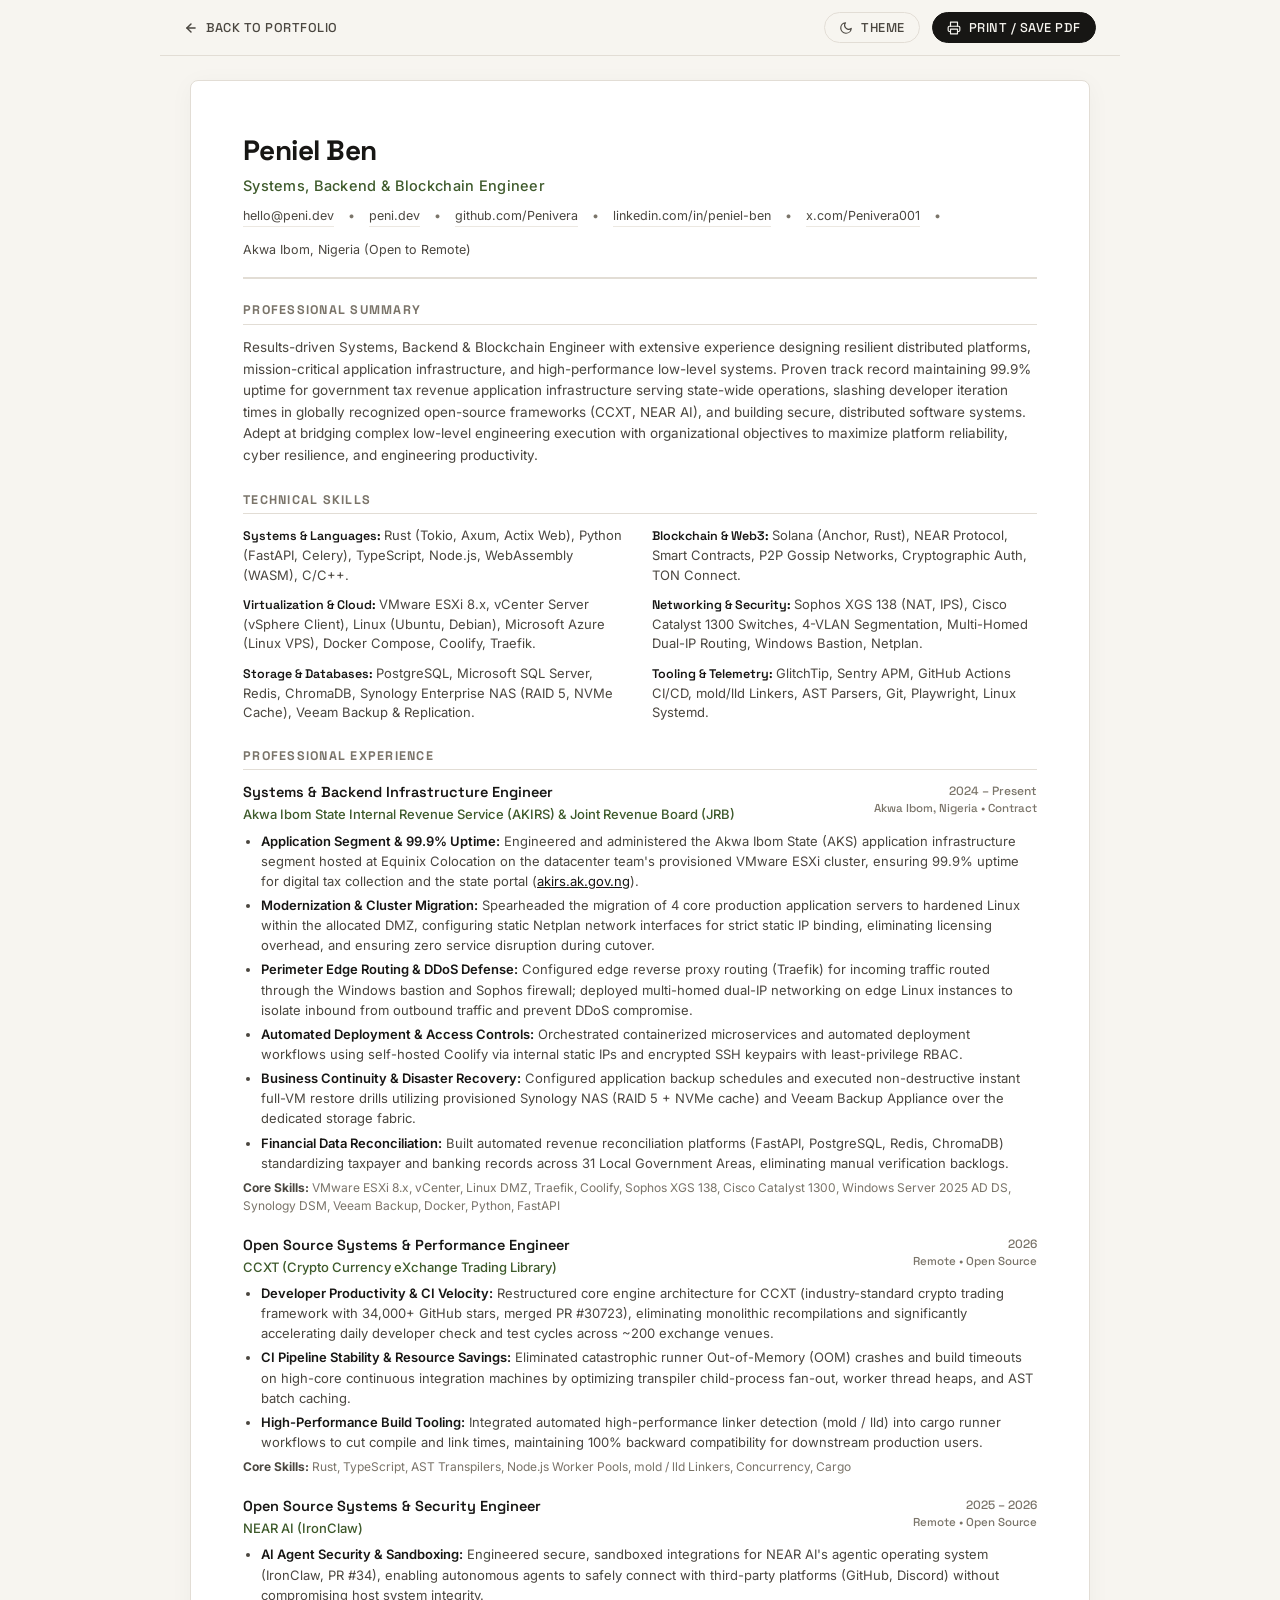
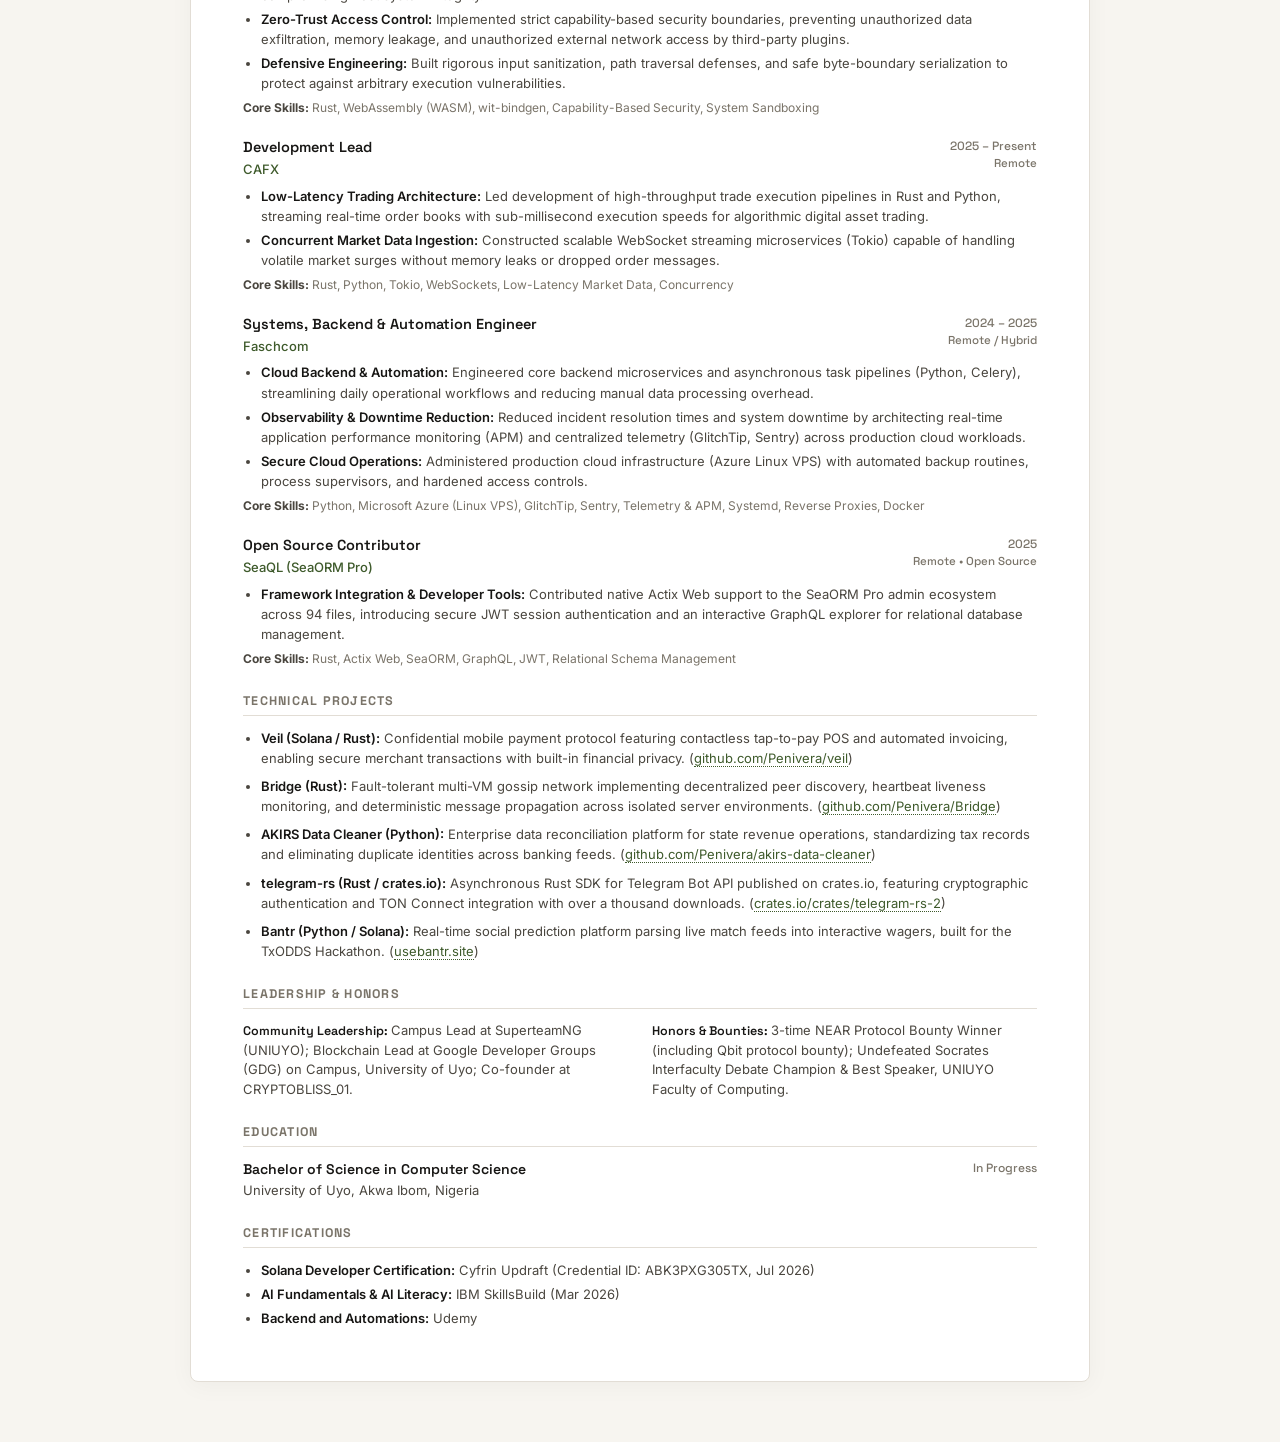
<file: resume.html>
<!DOCTYPE html>
<html lang="en">
<head>
<meta charset="UTF-8">
<meta name="viewport" content="width=device-width, initial-scale=1.0">
<meta name="description" content="Resume of Peniel Ben - Systems, Backend &amp; Blockchain Engineer.">
<title>Peniel Ben - Resume | Systems, Backend &amp; Blockchain Engineer</title>
<link rel="icon" type="image/jpeg" href="favicon.jpg">

<link rel="preconnect" href="https://fonts.googleapis.com">
<link rel="preconnect" href="https://fonts.gstatic.com" crossorigin>
<link href="https://fonts.googleapis.com/css2?family=Inter:wght@300;400;500;600;700&family=Space+Grotesk:wght@500;600;700&display=swap" rel="stylesheet">

<script>
    (function() {
        try {
            var saved = localStorage.getItem('theme');
            var prefersDark = window.matchMedia && window.matchMedia('(prefers-color-scheme: dark)').matches;
            var theme = saved || (prefersDark ? 'dark' : 'light');
            document.documentElement.setAttribute('data-theme', theme);
        } catch (e) {}
    })();
</script>

<style>
:root, [data-theme="dark"] {
    --bg-page: #070709;
    --bg-card: #0e0e12;
    --border-color: rgba(255, 255, 255, 0.1);
    --border-subtle: rgba(255, 255, 255, 0.06);
    --text-primary: #ededed;
    --text-secondary: #a1a1aa;
    --text-muted: #71717a;
    --accent: #34d399;
    --accent-amber: #f59e0b;
    --badge-bg: rgba(255, 255, 255, 0.06);
    --action-bar-bg: rgba(14, 14, 18, 0.88);
}

[data-theme="light"] {
    --bg-page: #F7F5F0;
    --bg-card: #FFFFFF;
    --border-color: #E2DDD5;
    --border-subtle: #ECE8E1;
    --text-primary: #171614;
    --text-secondary: #4A463F;
    --text-muted: #7A7469;
    --accent: #3E5A2B;
    --accent-amber: #B45309;
    --badge-bg: #EFECE6;
    --action-bar-bg: rgba(247, 245, 240, 0.92);
}

* { box-sizing: border-box; margin: 0; padding: 0; }

body {
    background: var(--bg-page);
    color: var(--text-primary);
    font-family: 'Inter', -apple-system, BlinkMacSystemFont, "Segoe UI", Roboto, sans-serif;
    font-size: 13.5px;
    line-height: 1.5;
    padding-bottom: 60px;
    transition: background-color 0.25s ease, color 0.25s ease;
    -webkit-font-smoothing: antialiased;
}

/* Action Bar */
.action-bar {
    position: sticky;
    top: 0;
    z-index: 100;
    background: var(--action-bar-bg);
    backdrop-filter: blur(12px);
    -webkit-backdrop-filter: blur(12px);
    border-bottom: 1px solid var(--border-color);
    padding: 12px 24px;
    display: flex;
    justify-content: space-between;
    align-items: center;
    max-width: 960px;
    margin: 0 auto 24px auto;
}

.action-bar a, .action-bar button {
    font-family: 'Space Grotesk', sans-serif;
    font-size: 0.8rem;
    font-weight: 500;
    letter-spacing: 0.04em;
    text-transform: uppercase;
    text-decoration: none;
    color: var(--text-secondary);
    display: inline-flex;
    align-items: center;
    gap: 8px;
    transition: color 0.2s ease, border-color 0.2s ease;
}

.action-bar a:hover {
    color: var(--text-primary);
}

.action-controls {
    display: flex;
    align-items: center;
    gap: 12px;
}

.btn-action {
    background: transparent;
    border: 1px solid var(--border-color);
    border-radius: 100px;
    padding: 6px 14px;
    cursor: pointer;
    color: var(--text-primary);
}
.btn-action:hover {
    border-color: var(--text-secondary);
    background: var(--badge-bg);
}
.btn-primary {
    background: var(--text-primary);
    color: var(--bg-page) !important;
    border-color: var(--text-primary);
    font-weight: 600;
}
.btn-primary:hover {
    opacity: 0.9;
}

[data-theme="light"] .theme-icon-sun { display: none; }
[data-theme="light"] .theme-icon-moon { display: block; }
[data-theme="dark"] .theme-icon-sun { display: block; }
[data-theme="dark"] .theme-icon-moon { display: none; }

/* Document Sheet */
.resume-sheet {
    max-width: 900px;
    margin: 0 auto;
    background: var(--bg-card);
    border: 1px solid var(--border-color);
    border-radius: 8px;
    padding: 48px 52px;
    box-shadow: 0 4px 24px rgba(0,0,0,0.04);
}

/* Header */
.resume-header {
    border-bottom: 2px solid var(--border-color);
    padding-bottom: 18px;
    margin-bottom: 22px;
}
.name {
    font-family: 'Space Grotesk', sans-serif;
    font-size: 28px;
    font-weight: 700;
    letter-spacing: -0.02em;
    color: var(--text-primary);
    margin-bottom: 4px;
}
.headline {
    font-size: 14.5px;
    font-weight: 500;
    color: var(--accent);
    margin-bottom: 10px;
    letter-spacing: 0.02em;
}
.contact-links {
    display: flex;
    flex-wrap: wrap;
    gap: 14px;
    font-size: 12.5px;
    color: var(--text-secondary);
}
.contact-links a {
    color: inherit;
    text-decoration: none;
    border-bottom: 1px solid var(--border-subtle);
}
.contact-links a:hover {
    color: var(--text-primary);
    border-bottom-color: var(--text-primary);
}
.contact-sep {
    color: var(--text-muted);
}

/* Sections */
.resume-section {
    margin-bottom: 24px;
}
.section-title {
    font-family: 'Space Grotesk', sans-serif;
    font-size: 12.5px;
    font-weight: 700;
    letter-spacing: 0.1em;
    text-transform: uppercase;
    color: var(--text-muted);
    border-bottom: 1px solid var(--border-color);
    padding-bottom: 4px;
    margin-bottom: 12px;
}

/* Professional Summary */
.summary-text {
    color: var(--text-secondary);
    line-height: 1.6;
    font-size: 13.5px;
}

/* Competency Grid */
.skills-grid {
    display: grid;
    grid-template-columns: repeat(2, 1fr);
    gap: 10px 24px;
}
.skill-category {
    font-size: 13px;
    line-height: 1.5;
}
.skill-label {
    font-weight: 600;
    color: var(--text-primary);
    font-size: 12.5px;
    font-family: 'Space Grotesk', sans-serif;
}
.skill-val {
    color: var(--text-secondary);
}

/* Job Articles */
.job-item {
    margin-bottom: 20px;
    break-inside: avoid;
}
.job-item:last-child {
    margin-bottom: 0;
}
.job-header {
    display: flex;
    justify-content: space-between;
    align-items: flex-start;
    flex-wrap: wrap;
    gap: 4px 12px;
    margin-bottom: 6px;
}
.job-title {
    font-family: 'Space Grotesk', sans-serif;
    font-size: 14.5px;
    font-weight: 600;
    color: var(--text-primary);
    margin: 0;
}
.job-company {
    font-size: 13px;
    font-weight: 500;
    color: var(--accent);
    margin-top: 1px;
}
.job-meta {
    text-align: right;
    font-size: 12px;
    font-family: 'Space Grotesk', sans-serif;
    color: var(--text-muted);
    font-weight: 500;
}
.job-date {
    display: block;
}
.job-location {
    display: block;
    font-size: 11.5px;
    color: var(--text-muted);
}
.job-bullets {
    padding-left: 18px;
    margin-bottom: 6px;
}
.job-bullets li {
    font-size: 13px;
    color: var(--text-secondary);
    line-height: 1.55;
    margin-bottom: 4px;
}
.job-bullets strong {
    color: var(--text-primary);
    font-weight: 600;
}
.job-tech-tag {
    font-size: 12px;
    color: var(--text-muted);
    margin-top: 4px;
}
.job-tech-tag strong {
    color: var(--text-secondary);
}

/* Projects List */
.projects-list {
    padding-left: 18px;
    margin: 0;
    display: flex;
    flex-direction: column;
    gap: 8px;
}
.project-row {
    font-size: 13px;
    line-height: 1.55;
    color: var(--text-secondary);
}
.project-row strong {
    color: var(--text-primary);
    font-weight: 600;
}
.project-row a {
    color: var(--accent);
    text-decoration: none;
    border-bottom: 1px dotted var(--accent);
}

/* Education & Certs */
.edu-item {
    margin-bottom: 4px;
}
.edu-header {
    display: flex;
    justify-content: space-between;
    align-items: flex-start;
    flex-wrap: wrap;
    gap: 4px 12px;
}
.edu-degree {
    font-family: 'Space Grotesk', sans-serif;
    font-size: 14px;
    font-weight: 600;
    color: var(--text-primary);
    margin: 0;
}
.edu-school {
    font-size: 13px;
    color: var(--text-secondary);
    margin-top: 1px;
}
.edu-date {
    font-size: 12px;
    font-family: 'Space Grotesk', sans-serif;
    color: var(--text-muted);
    font-weight: 500;
    white-space: nowrap;
}
.cert-list {
    padding-left: 18px;
    margin: 0;
    font-size: 13px;
    color: var(--text-secondary);
    line-height: 1.55;
}
.cert-list li {
    margin-bottom: 4px;
}
.cert-list strong {
    color: var(--text-primary);
    font-weight: 600;
}

/* Print Stylesheet */
@page {
    size: letter;
    margin: 0.45in 0.5in;
}

@media print {
    body {
        background: #FFFFFF !important;
        color: #000000 !important;
        padding: 0 !important;
        font-size: 11px !important;
        line-height: 1.35 !important;
    }
    .action-bar {
        display: none !important;
    }
    .resume-sheet {
        border: none !important;
        box-shadow: none !important;
        padding: 0 !important;
        max-width: 100% !important;
    }
    .name {
        font-size: 20px !important;
        color: #000000 !important;
    }
    .headline {
        font-size: 11.5px !important;
        color: #222222 !important;
        margin-bottom: 4px !important;
    }
    .contact-links {
        font-size: 9.5px !important;
        gap: 8px !important;
    }
    .contact-links a {
        color: #000000 !important;
        border-bottom: none !important;
    }
    .section-title {
        font-size: 10px !important;
        margin-bottom: 6px !important;
        padding-bottom: 2px !important;
        border-bottom: 1px solid #777777 !important;
        color: #000000 !important;
    }
    .summary-text {
        font-size: 10.5px !important;
        color: #222222 !important;
        line-height: 1.4 !important;
    }
    .skills-grid {
        gap: 4px 14px !important;
    }
    .skill-category {
        font-size: 10px !important;
    }
    .skill-label {
        font-size: 10px !important;
        color: #000000 !important;
    }
    .skill-val {
        color: #222222 !important;
    }
    .resume-section {
        margin-bottom: 14px !important;
    }
    .job-item {
        margin-bottom: 10px !important;
        break-inside: avoid;
    }
    .job-title {
        font-size: 11px !important;
        font-weight: 700 !important;
        color: #000000 !important;
        margin: 0 !important;
    }
    .job-company {
        font-size: 10.5px !important;
        font-weight: 600 !important;
        color: #222222 !important;
        margin-top: 1px !important;
    }
    .job-meta {
        font-size: 9.5px !important;
        color: #333333 !important;
        text-align: right !important;
    }
    .job-date {
        font-size: 9.5px !important;
        color: #333333 !important;
    }
    .job-location {
        font-size: 9px !important;
        color: #444444 !important;
    }
    .job-bullets li {
        font-size: 10px !important;
        line-height: 1.35 !important;
        margin-bottom: 2px !important;
        color: #222222 !important;
    }
    .job-bullets strong {
        color: #000000 !important;
    }
    .job-tech-tag {
        font-size: 9px !important;
        color: #444444 !important;
    }
    .projects-list {
        padding-left: 14px !important;
        gap: 5px !important;
    }
    .project-row {
        font-size: 10px !important;
        line-height: 1.35 !important;
        color: #222222 !important;
        break-inside: avoid;
    }
    .project-row strong {
        color: #000000 !important;
    }
    .project-row a {
        color: #000000 !important;
        border-bottom: none !important;
    }
    .edu-degree {
        font-size: 10.5px !important;
        font-weight: 700 !important;
        color: #000000 !important;
    }
    .edu-school {
        font-size: 9.5px !important;
        color: #222222 !important;
    }
    .edu-date {
        font-size: 9.5px !important;
        color: #333333 !important;
    }
    .cert-list {
        padding-left: 14px !important;
    }
    .cert-list li {
        font-size: 9.5px !important;
        color: #222222 !important;
        line-height: 1.35 !important;
        margin-bottom: 2px !important;
    }
    .cert-list strong {
        color: #000000 !important;
    }
}

@media (max-width: 768px) {
    body {
        padding: 16px 12px;
    }
    .action-bar {
        padding: 8px 12px;
        margin-bottom: 16px;
    }
    .resume-sheet {
        padding: 24px 18px;
        border-radius: 8px;
    }
    .resume-header {
        margin-bottom: 16px;
        padding-bottom: 14px;
    }
    .name {
        font-size: 22px;
    }
    .headline {
        font-size: 13px;
        margin-bottom: 8px;
    }
    .contact-links {
        gap: 6px 10px;
        font-size: 12px;
        line-height: 1.4;
    }
    .contact-sep {
        display: none;
    }
    .contact-links a, .contact-links span {
        display: inline-flex;
        align-items: center;
        word-break: break-word;
    }
    .skills-grid {
        grid-template-columns: 1fr;
        gap: 8px 0;
    }
    .resume-section {
        margin-bottom: 18px;
    }
    .section-title {
        font-size: 11.5px;
        margin-bottom: 10px;
    }
    .summary-text {
        font-size: 13px;
        line-height: 1.55;
    }
    .job-item {
        margin-bottom: 16px;
    }
    .job-header, .edu-header {
        flex-direction: column;
        gap: 2px;
    }
    .job-title {
        font-size: 14px;
    }
    .job-company {
        font-size: 12.5px;
    }
    .job-meta {
        text-align: left;
        margin-top: 2px;
        display: flex;
        flex-wrap: wrap;
        align-items: center;
        gap: 4px 6px;
        font-size: 11.5px;
    }
    .job-date, .job-location {
        display: inline;
    }
    .job-date::after {
        content: " \2022";
        margin-left: 6px;
    }
    .job-bullets {
        padding-left: 16px;
        margin-bottom: 6px;
    }
    .job-bullets li {
        font-size: 12.5px;
        line-height: 1.5;
        margin-bottom: 4px;
        word-break: break-word;
    }
    .job-tech-tag {
        font-size: 11.5px;
        line-height: 1.45;
    }
    .projects-list {
        padding-left: 16px;
        gap: 8px;
    }
    .project-row {
        font-size: 12.5px;
        line-height: 1.5;
        word-break: break-word;
    }
    .edu-degree {
        font-size: 13.5px;
    }
    .edu-school {
        font-size: 12.5px;
    }
    .edu-date {
        margin-top: 2px;
        font-size: 11.5px;
    }
    .cert-list {
        padding-left: 16px;
        font-size: 12.5px;
    }
    .cert-list li {
        margin-bottom: 4px;
        word-break: break-word;
    }
}

@media (max-width: 480px) {
    body {
        padding: 12px 8px;
    }
    .resume-sheet {
        padding: 20px 14px;
    }
    .action-bar {
        flex-direction: column;
        gap: 10px;
        align-items: stretch;
    }
    .action-bar a {
        justify-content: center;
    }
    .action-controls {
        display: flex;
        gap: 8px;
        width: 100%;
    }
    .btn-action {
        flex: 1;
        justify-content: center;
        padding: 7px 10px;
        font-size: 12px;
    }
    .name {
        font-size: 20px;
    }
}
</style>
</head>
<body>

<!-- Screen Action Bar -->
<aside class="action-bar">
    <a href="index.html">
        <svg width="14" height="14" viewBox="0 0 24 24" fill="none" stroke="currentColor" stroke-width="2.5" stroke-linecap="round" stroke-linejoin="round">
            <line x1="19" y1="12" x2="5" y2="12"></line>
            <polyline points="12 19 5 12 12 5"></polyline>
        </svg>
        Back to Portfolio
    </a>
    <div class="action-controls">
        <button class="btn-action" id="theme-toggle" aria-label="Toggle theme">
            <svg class="theme-icon-sun" width="14" height="14" viewBox="0 0 24 24" fill="none" stroke="currentColor" stroke-width="2" stroke-linecap="round" stroke-linejoin="round">
                <circle cx="12" cy="12" r="5"></circle>
                <line x1="12" y1="1" x2="12" y2="3"></line>
                <line x1="12" y1="21" x2="12" y2="23"></line>
                <line x1="4.22" y1="4.22" x2="5.64" y2="5.64"></line>
                <line x1="18.36" y1="18.36" x2="19.78" y2="19.78"></line>
                <line x1="1" y1="12" x2="3" y2="12"></line>
                <line x1="21" y1="12" x2="23" y2="12"></line>
                <line x1="4.22" y1="19.78" x2="5.64" y2="18.36"></line>
                <line x1="18.36" y1="5.64" x2="19.78" y2="4.22"></line>
            </svg>
            <svg class="theme-icon-moon" width="14" height="14" viewBox="0 0 24 24" fill="none" stroke="currentColor" stroke-width="2" stroke-linecap="round" stroke-linejoin="round">
                <path d="M21 12.79A9 9 0 1 1 11.21 3 7 7 0 0 0 21 12.79z"></path>
            </svg>
            Theme
        </button>
        <button class="btn-action btn-primary" onclick="window.print()">
            <svg width="14" height="14" viewBox="0 0 24 24" fill="none" stroke="currentColor" stroke-width="2" stroke-linecap="round" stroke-linejoin="round">
                <polyline points="6 9 6 2 18 2 18 9"></polyline>
                <path d="M6 18H4a2 2 0 0 1-2-2v-5a2 2 0 0 1 2-2h16a2 2 0 0 1 2 2v5a2 2 0 0 1-2 2h-2"></path>
                <rect x="6" y="14" width="12" height="8"></rect>
            </svg>
            Print / Save PDF
        </button>
    </div>
</aside>

<!-- Main Printable Resume Sheet -->
<main class="resume-sheet">

    <!-- Header -->
    <header class="resume-header">
        <h1 class="name">Peniel Ben</h1>
        <p class="headline">Systems, Backend &amp; Blockchain Engineer</p>
        <div class="contact-links">
            <a href="mailto:hello@peni.dev">hello@peni.dev</a>
            <span class="contact-sep">&bull;</span>
            <a href="https://peni.dev">peni.dev</a>
            <span class="contact-sep">&bull;</span>
            <a href="https://github.com/Penivera">github.com/Penivera</a>
            <span class="contact-sep">&bull;</span>
            <a href="https://linkedin.com/in/peniel-ben-065792266">linkedin.com/in/peniel-ben</a>
            <span class="contact-sep">&bull;</span>
            <a href="https://x.com/Penivera001">x.com/Penivera001</a>
            <span class="contact-sep">&bull;</span>
            <span>Akwa Ibom, Nigeria (Open to Remote)</span>
        </div>
    </header>

    <!-- Professional Summary -->
    <section class="resume-section">
        <h2 class="section-title">Professional Summary</h2>
        <p class="summary-text">
            Results-driven Systems, Backend &amp; Blockchain Engineer with extensive experience designing resilient distributed platforms, mission-critical application infrastructure, and high-performance low-level systems. Proven track record maintaining 99.9% uptime for government tax revenue application infrastructure serving state-wide operations, slashing developer iteration times in globally recognized open-source frameworks (CCXT, NEAR AI), and building secure, distributed software systems. Adept at bridging complex low-level engineering execution with organizational objectives to maximize platform reliability, cyber resilience, and engineering productivity.
        </p>
    </section>

    <!-- Technical Skills / Competencies -->
    <section class="resume-section">
        <h2 class="section-title">Technical Skills</h2>
        <div class="skills-grid">
            <div class="skill-category">
                <span class="skill-label">Systems &amp; Languages: </span>
                <span class="skill-val">Rust (Tokio, Axum, Actix Web), Python (FastAPI, Celery), TypeScript, Node.js, WebAssembly (WASM), C/C++.</span>
            </div>
            <div class="skill-category">
                <span class="skill-label">Blockchain &amp; Web3: </span>
                <span class="skill-val">Solana (Anchor, Rust), NEAR Protocol, Smart Contracts, P2P Gossip Networks, Cryptographic Auth, TON Connect.</span>
            </div>
            <div class="skill-category">
                <span class="skill-label">Virtualization &amp; Cloud: </span>
                <span class="skill-val">VMware ESXi 8.x, vCenter Server (vSphere Client), Linux (Ubuntu, Debian), Microsoft Azure (Linux VPS), Docker Compose, Coolify, Traefik.</span>
            </div>
            <div class="skill-category">
                <span class="skill-label">Networking &amp; Security: </span>
                <span class="skill-val">Sophos XGS 138 (NAT, IPS), Cisco Catalyst 1300 Switches, 4-VLAN Segmentation, Multi-Homed Dual-IP Routing, Windows Bastion, Netplan.</span>
            </div>
            <div class="skill-category">
                <span class="skill-label">Storage &amp; Databases: </span>
                <span class="skill-val">PostgreSQL, Microsoft SQL Server, Redis, ChromaDB, Synology Enterprise NAS (RAID 5, NVMe Cache), Veeam Backup &amp; Replication.</span>
            </div>
            <div class="skill-category">
                <span class="skill-label">Tooling &amp; Telemetry: </span>
                <span class="skill-val">GlitchTip, Sentry APM, GitHub Actions CI/CD, mold/lld Linkers, AST Parsers, Git, Playwright, Linux Systemd.</span>
            </div>
        </div>
    </section>

    <!-- Professional Experience -->
    <section class="resume-section">
        <h2 class="section-title">Professional Experience</h2>

        <!-- Role 1: AKIRS / JRB -->
        <article class="job-item">
            <div class="job-header">
                <div>
                    <h3 class="job-title">Systems &amp; Backend Infrastructure Engineer</h3>
                    <div class="job-company">Akwa Ibom State Internal Revenue Service (AKIRS) &amp; Joint Revenue Board (JRB)</div>
                </div>
                <div class="job-meta">
                    <span class="job-date">2024 &ndash; Present</span>
                    <span class="job-location">Akwa Ibom, Nigeria &bull; Contract</span>
                </div>
            </div>
            <ul class="job-bullets">
                <li><strong>Application Segment &amp; 99.9% Uptime:</strong> Engineered and administered the Akwa Ibom State (AKS) application infrastructure segment hosted at Equinix Colocation on the datacenter team's provisioned VMware ESXi cluster, ensuring 99.9% uptime for digital tax collection and the state portal (<a href="https://akirs.ak.gov.ng/" target="_blank" style="color:var(--text-primary); text-decoration:underline;">akirs.ak.gov.ng</a>).</li>
                <li><strong>Modernization &amp; Cluster Migration:</strong> Spearheaded the migration of 4 core production application servers to hardened Linux within the allocated DMZ, configuring static Netplan network interfaces for strict static IP binding, eliminating licensing overhead, and ensuring zero service disruption during cutover.</li>
                <li><strong>Perimeter Edge Routing &amp; DDoS Defense:</strong> Configured edge reverse proxy routing (Traefik) for incoming traffic routed through the Windows bastion and Sophos firewall; deployed multi-homed dual-IP networking on edge Linux instances to isolate inbound from outbound traffic and prevent DDoS compromise.</li>
                <li><strong>Automated Deployment &amp; Access Controls:</strong> Orchestrated containerized microservices and automated deployment workflows using self-hosted Coolify via internal static IPs and encrypted SSH keypairs with least-privilege RBAC.</li>
                <li><strong>Business Continuity &amp; Disaster Recovery:</strong> Configured application backup schedules and executed non-destructive instant full-VM restore drills utilizing provisioned Synology NAS (RAID 5 + NVMe cache) and Veeam Backup Appliance over the dedicated storage fabric.</li>
                <li><strong>Financial Data Reconciliation:</strong> Built automated revenue reconciliation platforms (FastAPI, PostgreSQL, Redis, ChromaDB) standardizing taxpayer and banking records across 31 Local Government Areas, eliminating manual verification backlogs.</li>
            </ul>
            <p class="job-tech-tag"><strong>Core Skills:</strong> VMware ESXi 8.x, vCenter, Linux DMZ, Traefik, Coolify, Sophos XGS 138, Cisco Catalyst 1300, Windows Server 2025 AD DS, Synology DSM, Veeam Backup, Docker, Python, FastAPI</p>
        </article>

        <!-- Role 2: CCXT -->
        <article class="job-item">
            <div class="job-header">
                <div>
                    <h3 class="job-title">Open Source Systems &amp; Performance Engineer</h3>
                    <div class="job-company">CCXT (Crypto Currency eXchange Trading Library)</div>
                </div>
                <div class="job-meta">
                    <span class="job-date">2026</span>
                    <span class="job-location">Remote &bull; Open Source</span>
                </div>
            </div>
            <ul class="job-bullets">
                <li><strong>Developer Productivity &amp; CI Velocity:</strong> Restructured core engine architecture for CCXT (industry-standard crypto trading framework with 34,000+ GitHub stars, merged PR #30723), eliminating monolithic recompilations and significantly accelerating daily developer check and test cycles across ~200 exchange venues.</li>
                <li><strong>CI Pipeline Stability &amp; Resource Savings:</strong> Eliminated catastrophic runner Out-of-Memory (OOM) crashes and build timeouts on high-core continuous integration machines by optimizing transpiler child-process fan-out, worker thread heaps, and AST batch caching.</li>
                <li><strong>High-Performance Build Tooling:</strong> Integrated automated high-performance linker detection (mold / lld) into cargo runner workflows to cut compile and link times, maintaining 100% backward compatibility for downstream production users.</li>
            </ul>
            <p class="job-tech-tag"><strong>Core Skills:</strong> Rust, TypeScript, AST Transpilers, Node.js Worker Pools, mold / lld Linkers, Concurrency, Cargo</p>
        </article>

        <!-- Role 3: NEAR AI -->
        <article class="job-item">
            <div class="job-header">
                <div>
                    <h3 class="job-title">Open Source Systems &amp; Security Engineer</h3>
                    <div class="job-company">NEAR AI (IronClaw)</div>
                </div>
                <div class="job-meta">
                    <span class="job-date">2025 &ndash; 2026</span>
                    <span class="job-location">Remote &bull; Open Source</span>
                </div>
            </div>
            <ul class="job-bullets">
                <li><strong>AI Agent Security &amp; Sandboxing:</strong> Engineered secure, sandboxed integrations for NEAR AI's agentic operating system (IronClaw, PR #34), enabling autonomous agents to safely connect with third-party platforms (GitHub, Discord) without compromising host system integrity.</li>
                <li><strong>Zero-Trust Access Control:</strong> Implemented strict capability-based security boundaries, preventing unauthorized data exfiltration, memory leakage, and unauthorized external network access by third-party plugins.</li>
                <li><strong>Defensive Engineering:</strong> Built rigorous input sanitization, path traversal defenses, and safe byte-boundary serialization to protect against arbitrary execution vulnerabilities.</li>
            </ul>
            <p class="job-tech-tag"><strong>Core Skills:</strong> Rust, WebAssembly (WASM), wit-bindgen, Capability-Based Security, System Sandboxing</p>
        </article>

        <!-- Role 4: CAFX -->
        <article class="job-item">
            <div class="job-header">
                <div>
                    <h3 class="job-title">Development Lead</h3>
                    <div class="job-company">CAFX</div>
                </div>
                <div class="job-meta">
                    <span class="job-date">2025 &ndash; Present</span>
                    <span class="job-location">Remote</span>
                </div>
            </div>
            <ul class="job-bullets">
                <li><strong>Low-Latency Trading Architecture:</strong> Led development of high-throughput trade execution pipelines in Rust and Python, streaming real-time order books with sub-millisecond execution speeds for algorithmic digital asset trading.</li>
                <li><strong>Concurrent Market Data Ingestion:</strong> Constructed scalable WebSocket streaming microservices (Tokio) capable of handling volatile market surges without memory leaks or dropped order messages.</li>
            </ul>
            <p class="job-tech-tag"><strong>Core Skills:</strong> Rust, Python, Tokio, WebSockets, Low-Latency Market Data, Concurrency</p>
        </article>

        <!-- Role 5: Faschcom -->
        <article class="job-item">
            <div class="job-header">
                <div>
                    <h3 class="job-title">Systems, Backend &amp; Automation Engineer</h3>
                    <div class="job-company">Faschcom</div>
                </div>
                <div class="job-meta">
                    <span class="job-date">2024 &ndash; 2025</span>
                    <span class="job-location">Remote / Hybrid</span>
                </div>
            </div>
            <ul class="job-bullets">
                <li><strong>Cloud Backend &amp; Automation:</strong> Engineered core backend microservices and asynchronous task pipelines (Python, Celery), streamlining daily operational workflows and reducing manual data processing overhead.</li>
                <li><strong>Observability &amp; Downtime Reduction:</strong> Reduced incident resolution times and system downtime by architecting real-time application performance monitoring (APM) and centralized telemetry (GlitchTip, Sentry) across production cloud workloads.</li>
                <li><strong>Secure Cloud Operations:</strong> Administered production cloud infrastructure (Azure Linux VPS) with automated backup routines, process supervisors, and hardened access controls.</li>
            </ul>
            <p class="job-tech-tag"><strong>Core Skills:</strong> Python, Microsoft Azure (Linux VPS), GlitchTip, Sentry, Telemetry &amp; APM, Systemd, Reverse Proxies, Docker</p>
        </article>

        <!-- Role 6: SeaQL -->
        <article class="job-item">
            <div class="job-header">
                <div>
                    <h3 class="job-title">Open Source Contributor</h3>
                    <div class="job-company">SeaQL (SeaORM Pro)</div>
                </div>
                <div class="job-meta">
                    <span class="job-date">2025</span>
                    <span class="job-location">Remote &bull; Open Source</span>
                </div>
            </div>
            <ul class="job-bullets">
                <li><strong>Framework Integration &amp; Developer Tools:</strong> Contributed native Actix Web support to the SeaORM Pro admin ecosystem across 94 files, introducing secure JWT session authentication and an interactive GraphQL explorer for relational database management.</li>
            </ul>
            <p class="job-tech-tag"><strong>Core Skills:</strong> Rust, Actix Web, SeaORM, GraphQL, JWT, Relational Schema Management</p>
        </article>

    </section>

    <!-- Technical Projects -->
    <section class="resume-section">
        <h2 class="section-title">Technical Projects</h2>
        <ul class="projects-list">
            <li class="project-row">
                <strong>Veil (Solana / Rust):</strong> Confidential mobile payment protocol featuring contactless tap-to-pay POS and automated invoicing, enabling secure merchant transactions with built-in financial privacy. (<a href="https://github.com/Penivera/veil" target="_blank">github.com/Penivera/veil</a>)
            </li>
            <li class="project-row">
                <strong>Bridge (Rust):</strong> Fault-tolerant multi-VM gossip network implementing decentralized peer discovery, heartbeat liveness monitoring, and deterministic message propagation across isolated server environments. (<a href="https://github.com/Penivera/Bridge" target="_blank">github.com/Penivera/Bridge</a>)
            </li>
            <li class="project-row">
                <strong>AKIRS Data Cleaner (Python):</strong> Enterprise data reconciliation platform for state revenue operations, standardizing tax records and eliminating duplicate identities across banking feeds. (<a href="https://github.com/Penivera/akirs-data-cleaner" target="_blank">github.com/Penivera/akirs-data-cleaner</a>)
            </li>
            <li class="project-row">
                <strong>telegram-rs (Rust / crates.io):</strong> Asynchronous Rust SDK for Telegram Bot API published on crates.io, featuring cryptographic authentication and TON Connect integration with over a thousand downloads. (<a href="https://crates.io/crates/telegram-rs-2" target="_blank">crates.io/crates/telegram-rs-2</a>)
            </li>
            <li class="project-row">
                <strong>Bantr (Python / Solana):</strong> Real-time social prediction platform parsing live match feeds into interactive wagers, built for the TxODDS Hackathon. (<a href="https://usebantr.site" target="_blank">usebantr.site</a>)
            </li>
        </ul>
    </section>

    <!-- Leadership & Community -->
    <section class="resume-section">
        <h2 class="section-title">Leadership &amp; Honors</h2>
        <div class="skills-grid">
            <div class="skill-category">
                <span class="skill-label">Community Leadership: </span>
                <span class="skill-val">Campus Lead at SuperteamNG (UNIUYO); Blockchain Lead at Google Developer Groups (GDG) on Campus, University of Uyo; Co-founder at CRYPTOBLISS_01.</span>
            </div>
            <div class="skill-category">
                <span class="skill-label">Honors &amp; Bounties: </span>
                <span class="skill-val">3-time NEAR Protocol Bounty Winner (including Qbit protocol bounty); Undefeated Socrates Interfaculty Debate Champion &amp; Best Speaker, UNIUYO Faculty of Computing.</span>
            </div>
        </div>
    </section>

    <!-- Education -->
    <section class="resume-section">
        <h2 class="section-title">Education</h2>
        <div class="edu-item">
            <div class="edu-header">
                <div>
                    <h3 class="edu-degree">Bachelor of Science in Computer Science</h3>
                    <div class="edu-school">University of Uyo, Akwa Ibom, Nigeria</div>
                </div>
                <span class="edu-date">In Progress</span>
            </div>
        </div>
    </section>

    <!-- Certifications -->
    <section class="resume-section" style="margin-bottom: 0;">
        <h2 class="section-title">Certifications</h2>
        <ul class="cert-list">
            <li><strong>Solana Developer Certification:</strong> Cyfrin Updraft (Credential ID: ABK3PXG305TX, Jul 2026)</li>
            <li><strong>AI Fundamentals &amp; AI Literacy:</strong> IBM SkillsBuild (Mar 2026)</li>
            <li><strong>Backend and Automations:</strong> Udemy</li>
        </ul>
    </section>

</main>

<script>
    const toggle = document.getElementById('theme-toggle');
    if (toggle) {
        toggle.addEventListener('click', function() {
            var current = document.documentElement.getAttribute('data-theme') || 'dark';
            var next = current === 'dark' ? 'light' : 'dark';
            document.documentElement.setAttribute('data-theme', next);
            try {
                localStorage.setItem('theme', next);
            } catch (e) {}
        });
    }
</script>
</body>
</html>
</file>
